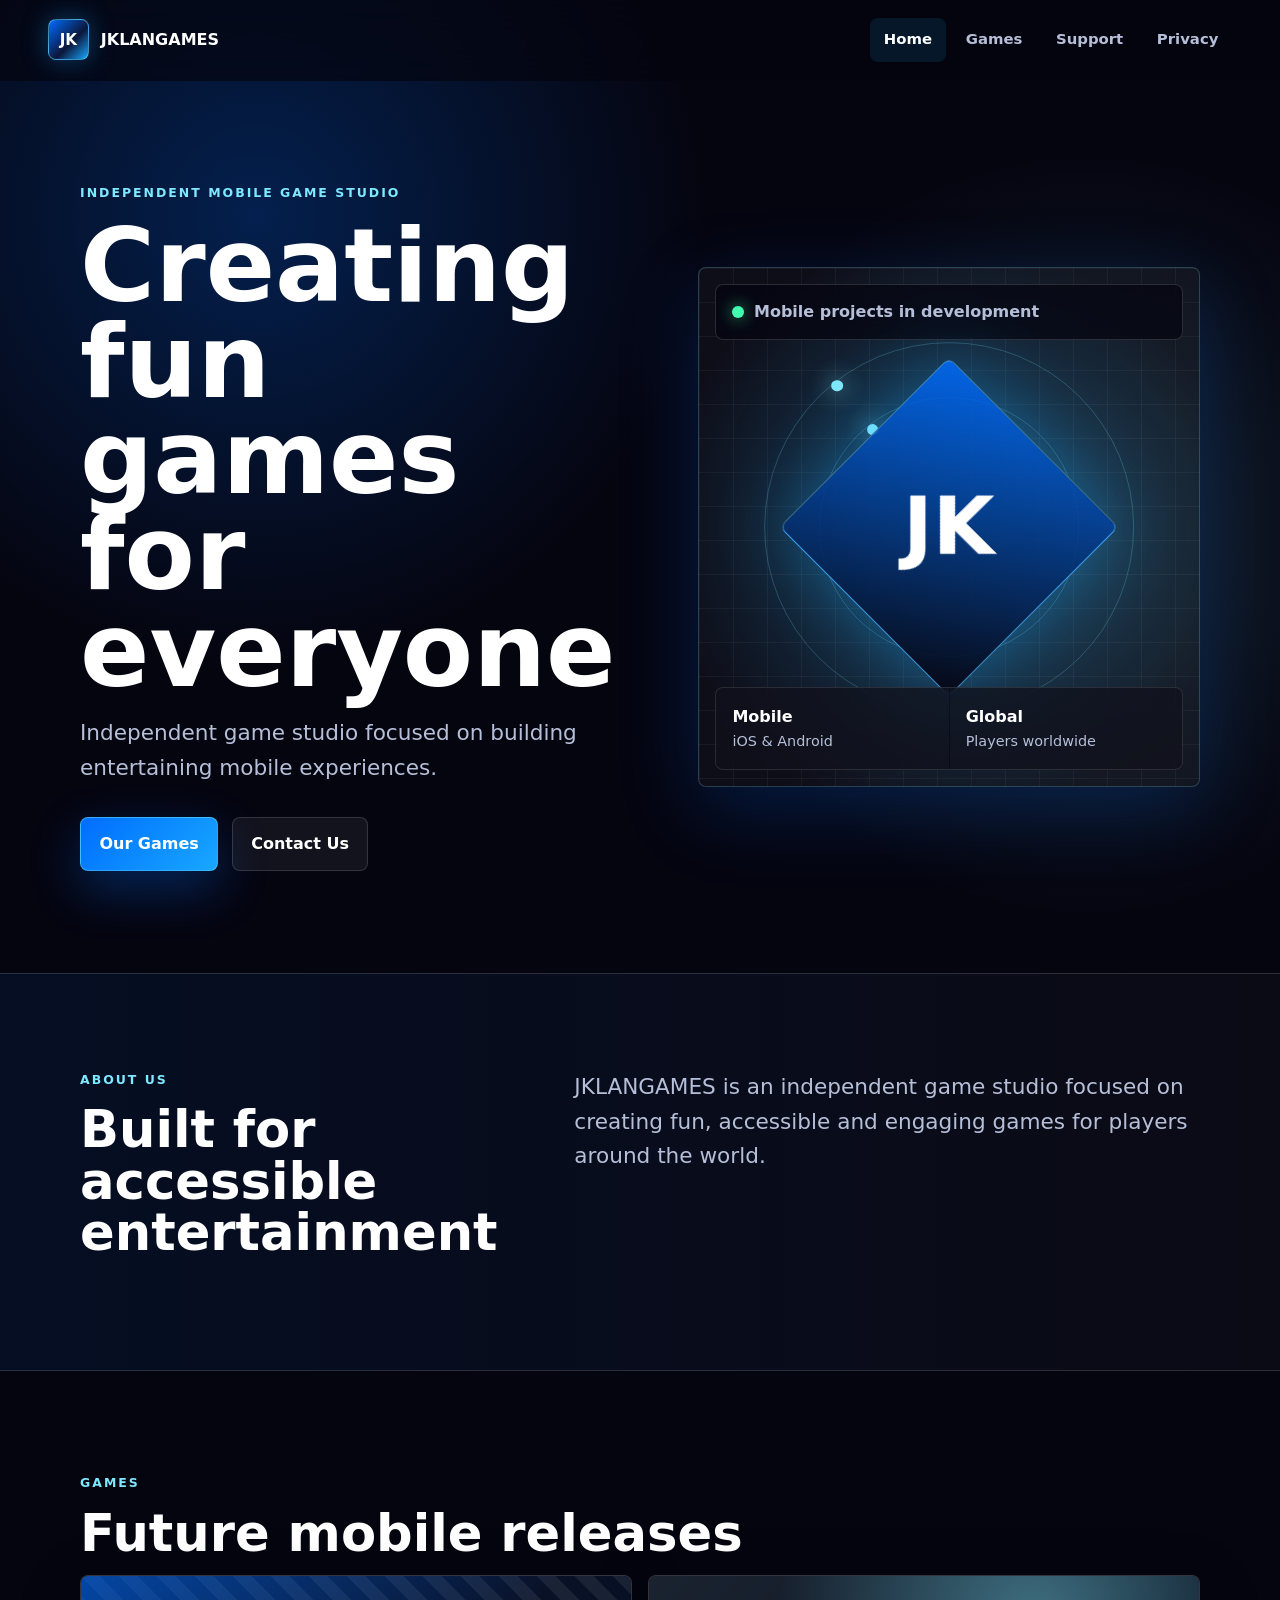
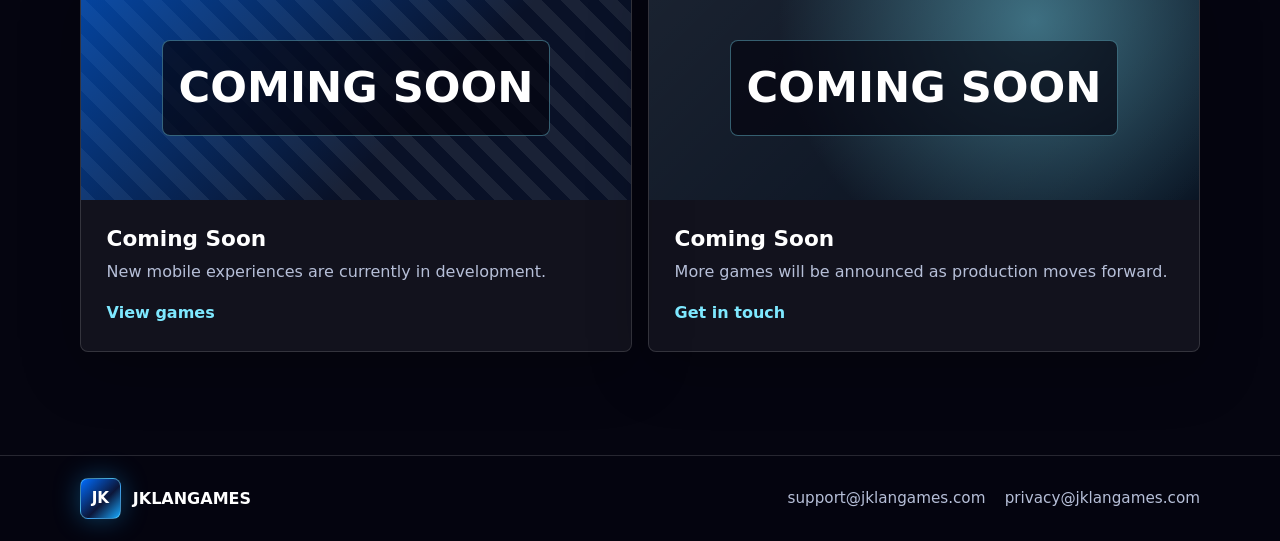
<file: index.html>
<!DOCTYPE html>
<html lang="es">
  <head>
    <meta charset="UTF-8" />
    <meta name="viewport" content="width=device-width, initial-scale=1.0" />
    <title>JKLANGAMES - Juegos para entretener</title>
    <meta
      name="description"
      content="Estudio independiente de videojuegos móviles creando juegos divertidos."
    />
    <meta name="theme-color" content="#050510" />
    <meta property="og:title" content="JKLANGAMES - Estudio de videojuegos móviles" />
    <meta
      property="og:description"
      content="Estudio independiente de videojuegos móviles creando juegos divertidos."
    />
    <meta property="og:type" content="website" />
    <link rel="canonical" href="./" />
    <link rel="stylesheet" href="assets/styles.css" />
    <script src="assets/main.js" defer></script>
  </head>
  <body data-page="home">
    <header class="site-header" data-header>
      <a class="brand" href="./" aria-label="Inicio de JKLANGAMES">
        <span class="brand-mark">JK</span>
        <span class="brand-name">JKLANGAMES</span>
      </a>
      <button class="nav-toggle" type="button" aria-label="Abrir menú" data-nav-toggle>
        <span></span>
        <span></span>
      </button>
      <nav class="site-nav" data-site-nav>
        <a href="./" aria-current="page" data-i18n="nav.home">Inicio</a>
        <a href="games/" data-i18n="nav.games">Juegos</a>
        <a href="support/" data-i18n="nav.support">Soporte</a>
        <a href="privacy/" data-i18n="nav.privacy">Privacidad</a>
      </nav>
    </header>

    <main>
      <section class="hero section-shell">
        <div class="hero-content reveal">
          <p class="eyebrow" data-i18n="home.eyebrow">Estudio independiente de juegos móviles</p>
          <h1 data-i18n="home.heroTitle">Creating fun games for everyone</h1>
          <p class="hero-copy" data-i18n="home.heroCopy">
            Estudio independiente centrado en crear experiencias móviles entretenidas.
          </p>
          <div class="hero-actions">
            <a class="button button-primary" href="games/" data-i18n="home.ourGames">Nuestros juegos</a>
            <a class="button button-secondary" href="support/" data-i18n="home.contactUs">Contactar</a>
          </div>
        </div>
        <div class="hero-panel reveal" aria-label="Señal visual del estudio JKLANGAMES">
          <div class="orbital orbital-one"></div>
          <div class="orbital orbital-two"></div>
          <div class="status-card">
            <span class="status-dot"></span>
            <span data-i18n="home.status">Proyectos móviles en desarrollo</span>
          </div>
          <div class="studio-emblem">
            <span>JK</span>
          </div>
          <div class="metric-grid">
            <div>
              <strong data-i18n="home.metricMobile">Móvil</strong>
              <span>iOS & Android</span>
            </div>
            <div>
              <strong data-i18n="home.metricGlobal">Global</strong>
              <span data-i18n="home.metricPlayers">Jugadores de todo el mundo</span>
            </div>
          </div>
        </div>
      </section>

      <section class="content-band" id="about">
        <div class="section-shell two-column">
          <div class="section-heading reveal">
            <p class="eyebrow" data-i18n="home.aboutEyebrow">Sobre nosotros</p>
            <h2 data-i18n="home.aboutTitle">Entretenimiento accesible y bien construido</h2>
          </div>
          <p class="large-text reveal" data-i18n="home.aboutText">
            JKLANGAMES es un estudio independiente de videojuegos centrado en crear juegos divertidos,
            accesibles y atractivos para jugadores de todo el mundo.
          </p>
        </div>
      </section>

      <section class="section-shell section-stack" id="games">
        <div class="section-heading reveal">
          <p class="eyebrow" data-i18n="nav.games">Juegos</p>
          <h2 data-i18n="home.gamesTitle">Próximos lanzamientos móviles</h2>
        </div>
        <div class="game-grid">
          <article class="game-card reveal">
            <div class="game-art">
              <span data-i18n="common.comingSoon">Próximamente</span>
            </div>
            <div class="game-card-body">
              <h3 data-i18n="common.comingSoon">Próximamente</h3>
              <p data-i18n="games.cardCopy">Nuevas experiencias móviles están actualmente en desarrollo.</p>
              <a class="text-link" href="games/" data-i18n="home.viewRoadmap">Ver juegos</a>
            </div>
          </article>
          <article class="game-card reveal">
            <div class="game-art game-art-alt">
              <span data-i18n="common.comingSoon">Próximamente</span>
            </div>
            <div class="game-card-body">
              <h3 data-i18n="common.comingSoon">Próximamente</h3>
              <p data-i18n="home.moreGames">Se anunciarán más juegos a medida que avance la producción.</p>
              <a class="text-link" href="support/" data-i18n="home.getInTouch">Contactar</a>
            </div>
          </article>
        </div>
      </section>
    </main>

    <footer class="site-footer">
      <div class="footer-inner">
        <a class="brand" href="./" aria-label="Inicio de JKLANGAMES">
          <span class="brand-mark">JK</span>
          <span class="brand-name">JKLANGAMES</span>
        </a>
        <div class="footer-links">
          <a href="mailto:support@jklangames.com">support@jklangames.com</a>
          <a href="mailto:privacy@jklangames.com">privacy@jklangames.com</a>
        </div>
      </div>
    </footer>
  </body>
</html>
</file>
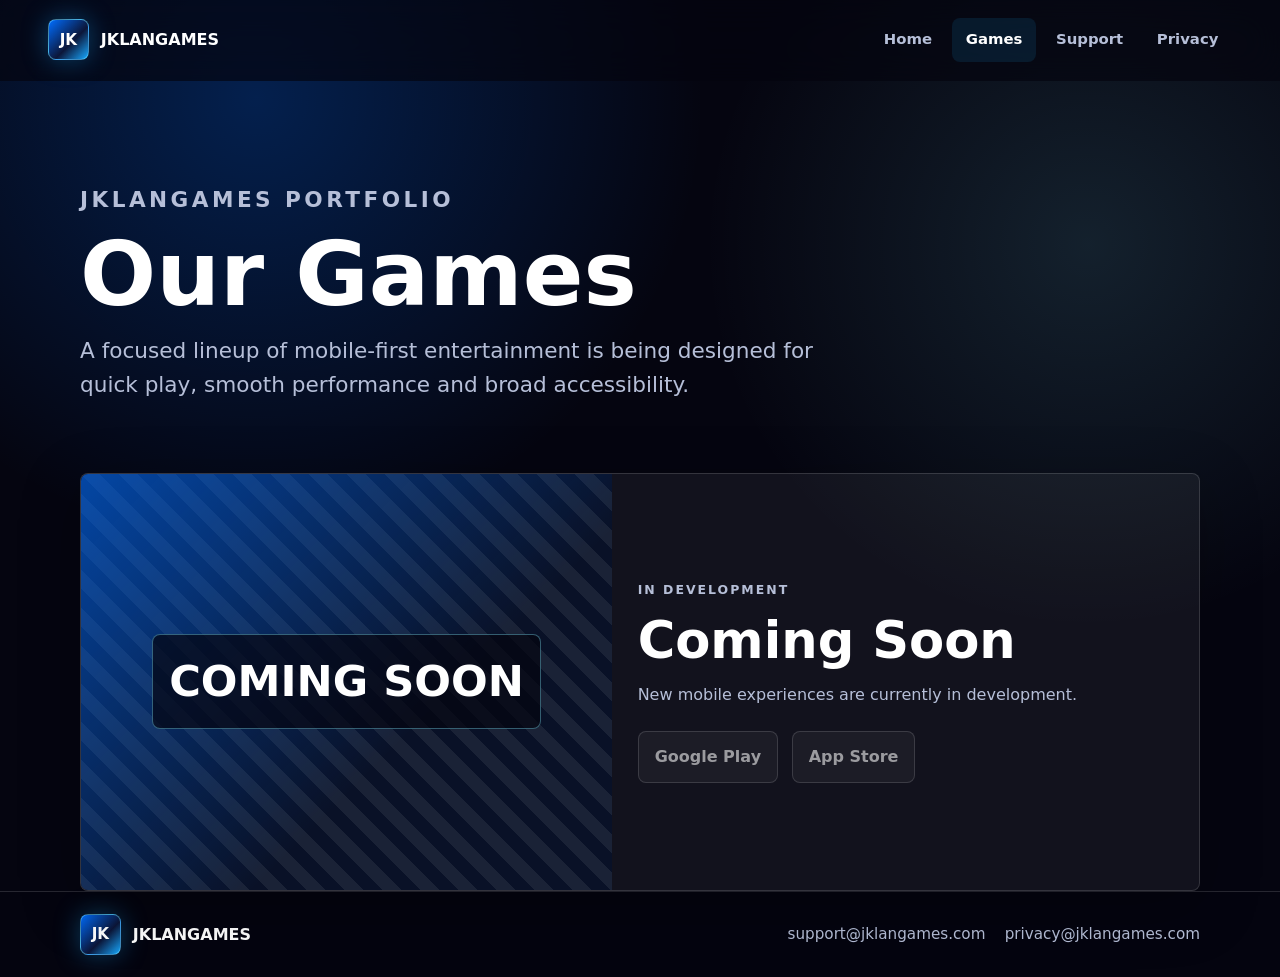
<file: games/index.html>
<!DOCTYPE html>
<html lang="es">
  <head>
    <meta charset="UTF-8" />
    <meta name="viewport" content="width=device-width, initial-scale=1.0" />
    <title>JKLANGAMES - Estudio de videojuegos móviles</title>
    <meta
      name="description"
      content="Estudio independiente de videojuegos móviles creando juegos divertidos."
    />
    <meta name="theme-color" content="#050510" />
    <link rel="canonical" href="./" />
    <link rel="stylesheet" href="../assets/styles.css" />
    <script src="../assets/main.js" defer></script>
  </head>
  <body data-page="games">
    <header class="site-header" data-header>
      <a class="brand" href="../" aria-label="Inicio de JKLANGAMES">
        <span class="brand-mark">JK</span>
        <span class="brand-name">JKLANGAMES</span>
      </a>
      <button class="nav-toggle" type="button" aria-label="Abrir menú" data-nav-toggle>
        <span></span>
        <span></span>
      </button>
      <nav class="site-nav" data-site-nav>
        <a href="../" data-i18n="nav.home">Inicio</a>
        <a href="./" aria-current="page" data-i18n="nav.games">Juegos</a>
        <a href="../support/" data-i18n="nav.support">Soporte</a>
        <a href="../privacy/" data-i18n="nav.privacy">Privacidad</a>
      </nav>
    </header>

    <main class="page-main">
      <section class="section-shell page-hero reveal">
        <p class="eyebrow" data-i18n="games.eyebrow">Portfolio de JKLANGAMES</p>
        <h1 data-i18n="games.title">Nuestros juegos</h1>
        <p data-i18n="games.intro">
          Una línea de experiencias móviles diseñada para partidas rápidas, buen rendimiento
          y accesibilidad para una audiencia amplia.
        </p>
      </section>

      <section class="section-shell">
        <article class="release-card reveal">
          <div class="release-visual">
            <span data-i18n="common.comingSoon">Próximamente</span>
          </div>
          <div class="release-content">
            <p class="eyebrow" data-i18n="games.inDevelopment">En desarrollo</p>
            <h2 data-i18n="common.comingSoon">Próximamente</h2>
            <p data-i18n="games.cardCopy">Nuevas experiencias móviles están actualmente en desarrollo.</p>
            <div class="store-buttons" aria-label="Enlaces de tiendas próximamente">
              <span class="store-button store-button-disabled">Google Play</span>
              <span class="store-button store-button-disabled">App Store</span>
            </div>
          </div>
        </article>
      </section>
    </main>

    <footer class="site-footer">
      <div class="footer-inner">
        <a class="brand" href="../" aria-label="Inicio de JKLANGAMES">
          <span class="brand-mark">JK</span>
          <span class="brand-name">JKLANGAMES</span>
        </a>
        <div class="footer-links">
          <a href="mailto:support@jklangames.com">support@jklangames.com</a>
          <a href="mailto:privacy@jklangames.com">privacy@jklangames.com</a>
        </div>
      </div>
    </footer>
  </body>
</html>
</file>
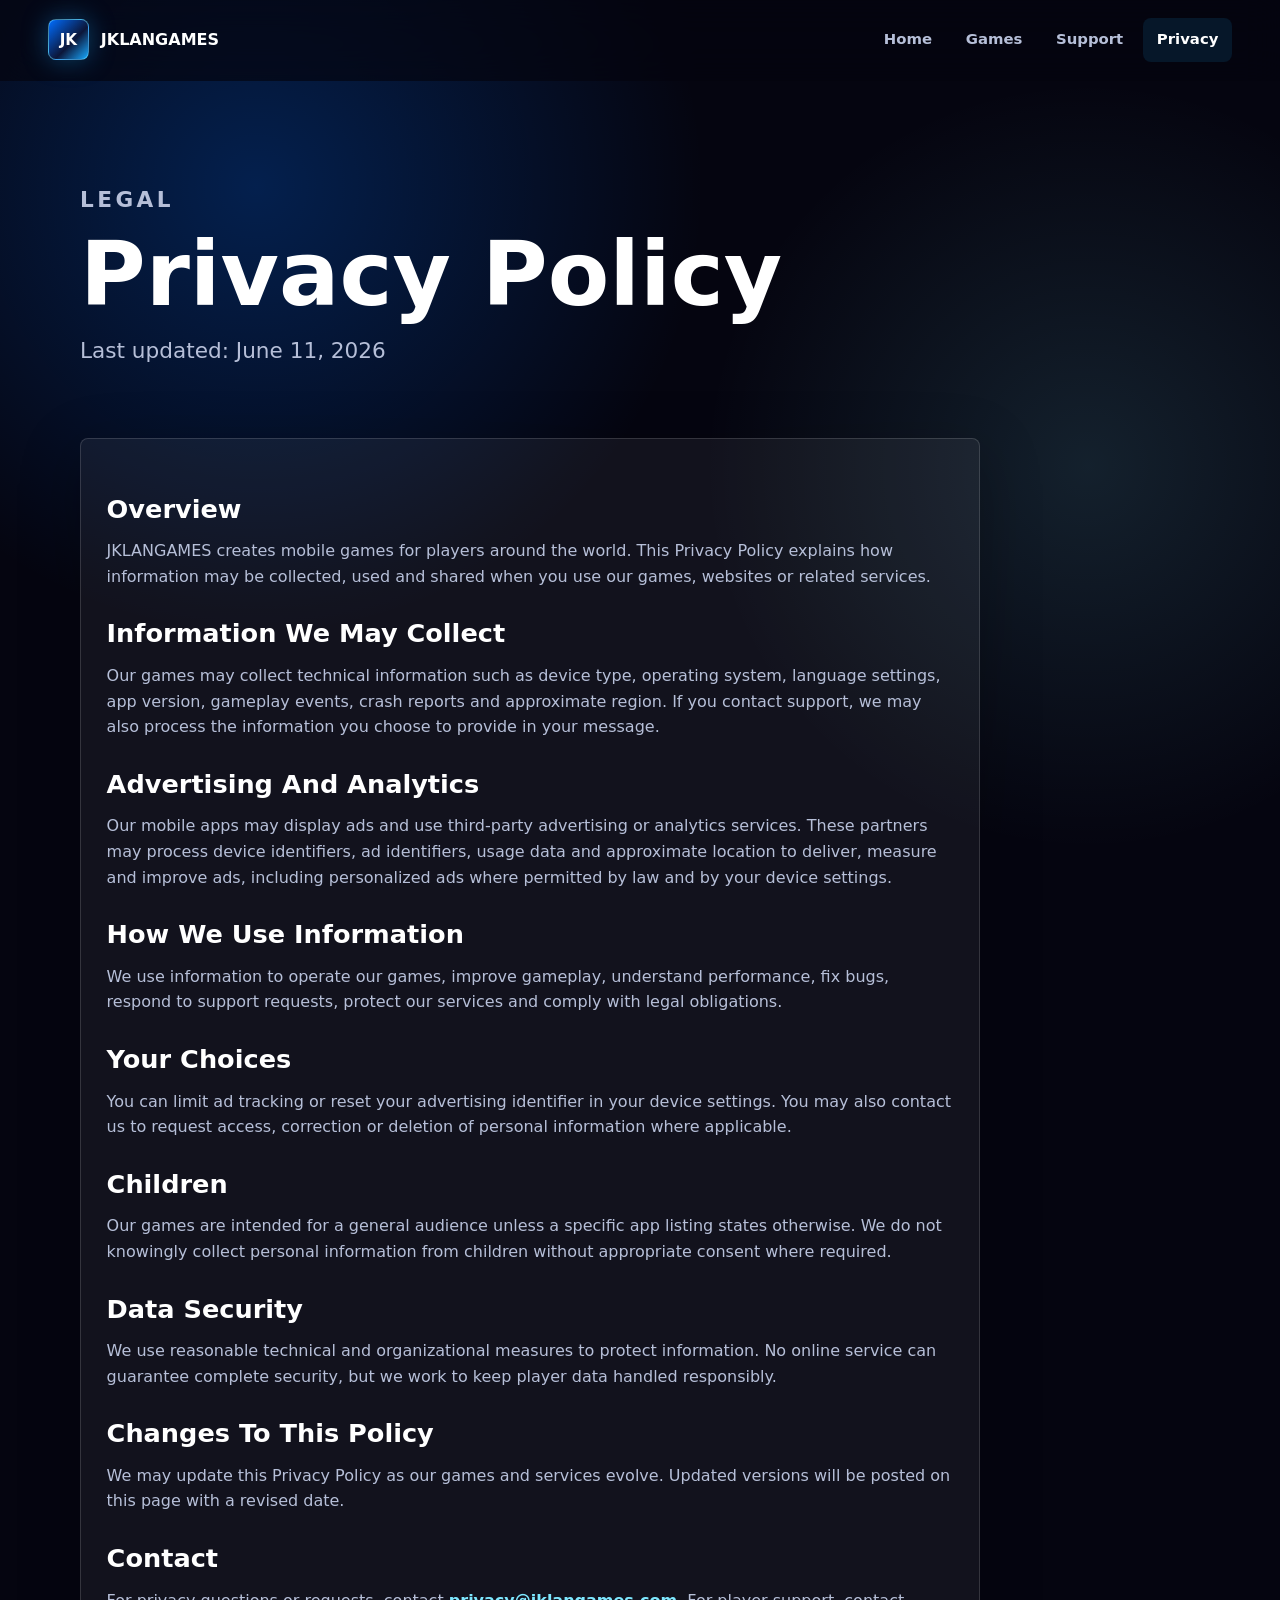
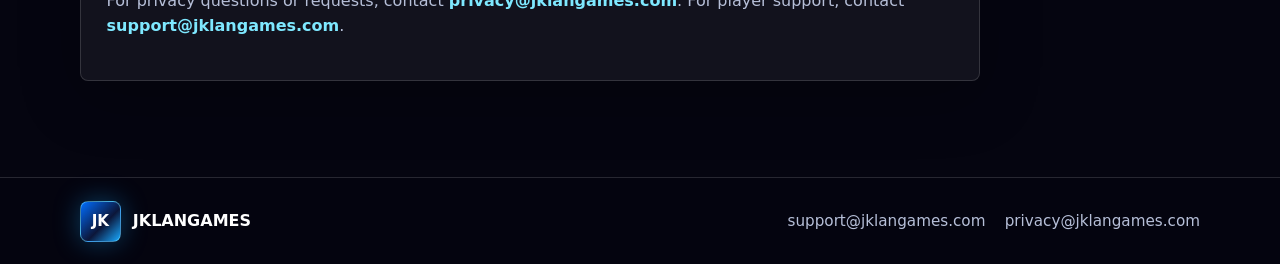
<file: privacy/index.html>
<!DOCTYPE html>
<html lang="es">
  <head>
    <meta charset="UTF-8" />
    <meta name="viewport" content="width=device-width, initial-scale=1.0" />
    <title>JKLANGAMES - Estudio de videojuegos móviles</title>
    <meta
      name="description"
      content="Estudio independiente de videojuegos móviles creando juegos divertidos."
    />
    <meta name="theme-color" content="#050510" />
    <link rel="canonical" href="./" />
    <link rel="stylesheet" href="../assets/styles.css" />
    <script src="../assets/main.js" defer></script>
  </head>
  <body data-page="privacy">
    <header class="site-header" data-header>
      <a class="brand" href="../" aria-label="Inicio de JKLANGAMES">
        <span class="brand-mark">JK</span>
        <span class="brand-name">JKLANGAMES</span>
      </a>
      <button class="nav-toggle" type="button" aria-label="Abrir menú" data-nav-toggle>
        <span></span>
        <span></span>
      </button>
      <nav class="site-nav" data-site-nav>
        <a href="../" data-i18n="nav.home">Inicio</a>
        <a href="../games/" data-i18n="nav.games">Juegos</a>
        <a href="../support/" data-i18n="nav.support">Soporte</a>
        <a href="./" aria-current="page" data-i18n="nav.privacy">Privacidad</a>
      </nav>
    </header>

    <main class="page-main">
      <section class="section-shell page-hero legal-hero reveal">
        <p class="eyebrow" data-i18n="privacy.eyebrow">Legal</p>
        <h1 data-i18n="privacy.title">Política de privacidad</h1>
        <p data-i18n="privacy.updated">Última actualización: 11 de junio de 2026</p>
      </section>

      <section class="section-shell legal-layout">
        <article class="legal-content reveal">
          <h2 data-i18n="privacy.overviewTitle">Resumen</h2>
          <p data-i18n="privacy.overviewCopy">
            JKLANGAMES crea juegos móviles para jugadores de todo el mundo. Esta Política de privacidad
            explica cómo se puede recopilar, usar y compartir información cuando usas nuestros juegos,
            sitios web o servicios relacionados.
          </p>

          <h2 data-i18n="privacy.collectTitle">Información que podemos recopilar</h2>
          <p data-i18n="privacy.collectCopy">
            Nuestros juegos pueden recopilar información técnica como tipo de dispositivo, sistema operativo,
            idioma, versión de la app, eventos de juego, informes de fallos y región aproximada. Si contactas
            con soporte, también podemos tratar la información que decidas incluir en tu mensaje.
          </p>

          <h2 data-i18n="privacy.adsTitle">Publicidad y analítica</h2>
          <p data-i18n="privacy.adsCopy">
            Nuestras apps móviles pueden mostrar anuncios y utilizar servicios de publicidad o analítica de
            terceros. Estos socios pueden tratar identificadores del dispositivo, identificadores publicitarios,
            datos de uso y ubicación aproximada para entregar, medir y mejorar anuncios, incluidos anuncios
            personalizados cuando la ley y la configuración de tu dispositivo lo permitan.
          </p>

          <h2 data-i18n="privacy.useTitle">Cómo usamos la información</h2>
          <p data-i18n="privacy.useCopy">
            Usamos la información para operar nuestros juegos, mejorar la experiencia, entender el rendimiento,
            corregir errores, responder solicitudes de soporte, proteger nuestros servicios y cumplir obligaciones
            legales.
          </p>

          <h2 data-i18n="privacy.choicesTitle">Tus opciones</h2>
          <p data-i18n="privacy.choicesCopy">
            Puedes limitar el seguimiento publicitario o restablecer tu identificador de publicidad en los ajustes
            de tu dispositivo. También puedes contactarnos para solicitar acceso, corrección o eliminación de
            información personal cuando corresponda.
          </p>

          <h2 data-i18n="privacy.childrenTitle">Menores</h2>
          <p data-i18n="privacy.childrenCopy">
            Nuestros juegos están dirigidos a una audiencia general salvo que la ficha de una app indique lo
            contrario. No recopilamos conscientemente información personal de menores sin el consentimiento
            adecuado cuando sea necesario.
          </p>

          <h2 data-i18n="privacy.securityTitle">Seguridad de los datos</h2>
          <p data-i18n="privacy.securityCopy">
            Utilizamos medidas técnicas y organizativas razonables para proteger la información. Ningún servicio
            online puede garantizar seguridad completa, pero trabajamos para tratar los datos de los jugadores de
            forma responsable.
          </p>

          <h2 data-i18n="privacy.changesTitle">Cambios en esta política</h2>
          <p data-i18n="privacy.changesCopy">
            Podemos actualizar esta Política de privacidad a medida que evolucionen nuestros juegos y servicios.
            Las versiones actualizadas se publicarán en esta página con una fecha revisada.
          </p>

          <h2 data-i18n="privacy.contactTitle">Contacto</h2>
          <p>
            <span data-i18n="privacy.contactCopyA">Para preguntas o solicitudes de privacidad, contacta con</span>
            <a href="mailto:privacy@jklangames.com">privacy@jklangames.com</a>.
            <span data-i18n="privacy.contactCopyB">Para soporte a jugadores, contacta con</span>
            <a href="mailto:support@jklangames.com">support@jklangames.com</a>.
          </p>
        </article>
      </section>
    </main>

    <footer class="site-footer">
      <div class="footer-inner">
        <a class="brand" href="../" aria-label="Inicio de JKLANGAMES">
          <span class="brand-mark">JK</span>
          <span class="brand-name">JKLANGAMES</span>
        </a>
        <div class="footer-links">
          <a href="mailto:support@jklangames.com">support@jklangames.com</a>
          <a href="mailto:privacy@jklangames.com">privacy@jklangames.com</a>
        </div>
      </div>
    </footer>
  </body>
</html>
</file>
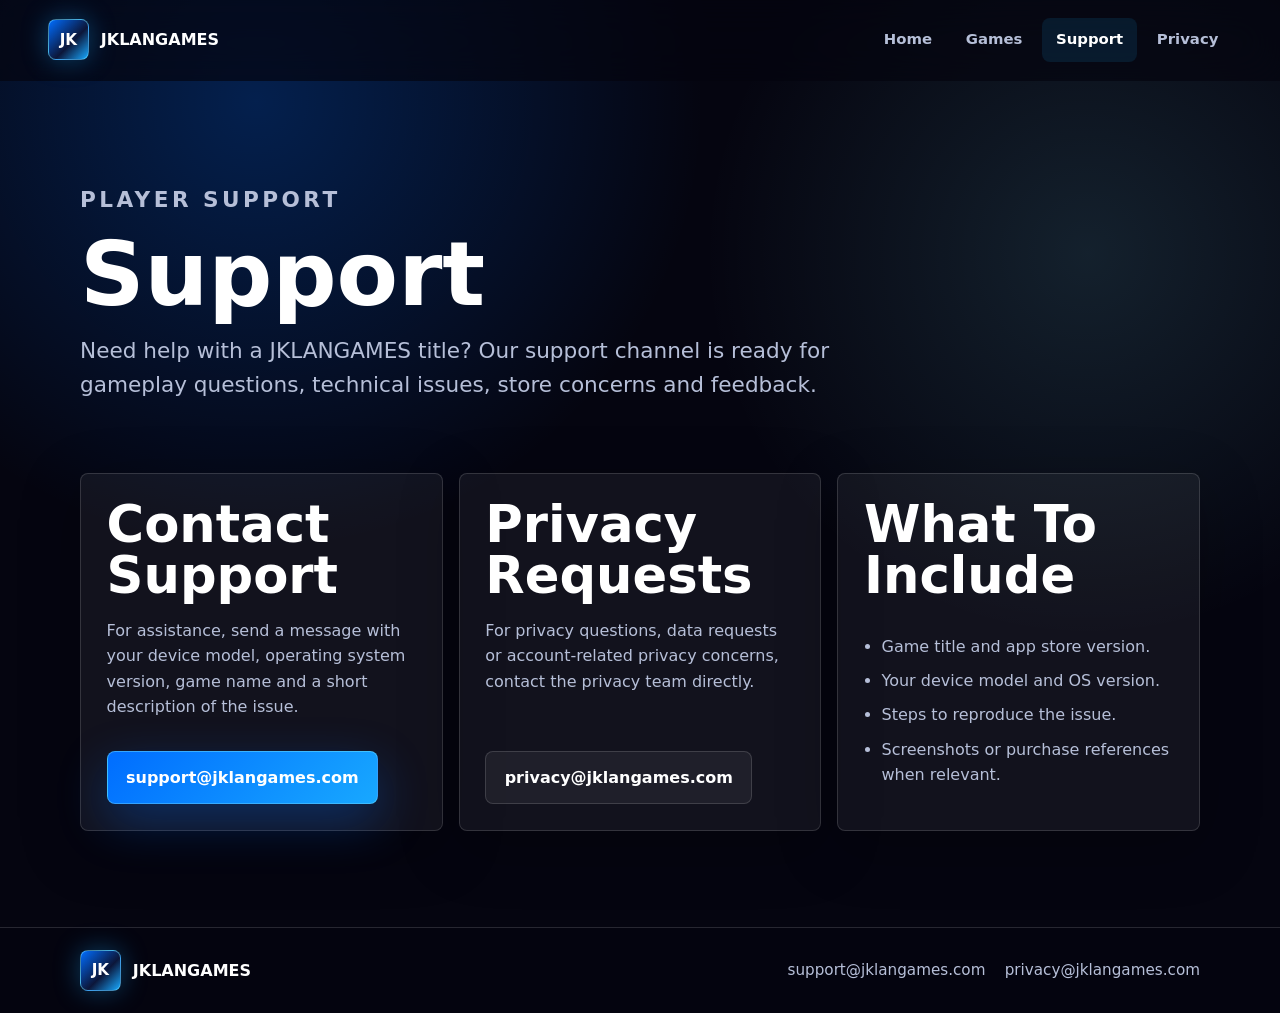
<file: support/index.html>
<!DOCTYPE html>
<html lang="es">
  <head>
    <meta charset="UTF-8" />
    <meta name="viewport" content="width=device-width, initial-scale=1.0" />
    <title>JKLANGAMES - Estudio de videojuegos móviles</title>
    <meta
      name="description"
      content="Estudio independiente de videojuegos móviles creando juegos divertidos."
    />
    <meta name="theme-color" content="#050510" />
    <link rel="canonical" href="./" />
    <link rel="stylesheet" href="../assets/styles.css" />
    <script src="../assets/main.js" defer></script>
  </head>
  <body data-page="support">
    <header class="site-header" data-header>
      <a class="brand" href="../" aria-label="Inicio de JKLANGAMES">
        <span class="brand-mark">JK</span>
        <span class="brand-name">JKLANGAMES</span>
      </a>
      <button class="nav-toggle" type="button" aria-label="Abrir menú" data-nav-toggle>
        <span></span>
        <span></span>
      </button>
      <nav class="site-nav" data-site-nav>
        <a href="../" data-i18n="nav.home">Inicio</a>
        <a href="../games/" data-i18n="nav.games">Juegos</a>
        <a href="./" aria-current="page" data-i18n="nav.support">Soporte</a>
        <a href="../privacy/" data-i18n="nav.privacy">Privacidad</a>
      </nav>
    </header>

    <main class="page-main">
      <section class="section-shell page-hero reveal">
        <p class="eyebrow" data-i18n="support.eyebrow">Soporte para jugadores</p>
        <h1 data-i18n="support.title">Soporte</h1>
        <p data-i18n="support.intro">
          ¿Necesitas ayuda con un juego de JKLANGAMES? Nuestro canal de soporte está preparado
          para preguntas de juego, problemas técnicos, consultas de tienda y feedback.
        </p>
      </section>

      <section class="section-shell support-grid">
        <article class="info-card reveal">
          <h2 data-i18n="support.contactTitle">Contactar con soporte</h2>
          <p data-i18n="support.contactCopy">
            Para recibir ayuda, envíanos tu modelo de dispositivo, versión del sistema operativo,
            nombre del juego y una breve descripción del problema.
          </p>
          <a class="button button-primary" href="mailto:support@jklangames.com">
            support@jklangames.com
          </a>
        </article>
        <article class="info-card reveal">
          <h2 data-i18n="support.privacyTitle">Solicitudes de privacidad</h2>
          <p data-i18n="support.privacyCopy">
            Para preguntas de privacidad, solicitudes de datos o dudas relacionadas con privacidad,
            contacta directamente con nuestro equipo.
          </p>
          <a class="button button-secondary" href="mailto:privacy@jklangames.com">
            privacy@jklangames.com
          </a>
        </article>
        <article class="info-card reveal">
          <h2 data-i18n="support.includeTitle">Qué incluir</h2>
          <ul class="clean-list">
            <li data-i18n="support.includeGame">Título del juego y versión de la app.</li>
            <li data-i18n="support.includeDevice">Modelo de dispositivo y versión del sistema.</li>
            <li data-i18n="support.includeSteps">Pasos para reproducir el problema.</li>
            <li data-i18n="support.includeScreens">Capturas o referencias de compra si aplica.</li>
          </ul>
        </article>
      </section>
    </main>

    <footer class="site-footer">
      <div class="footer-inner">
        <a class="brand" href="../" aria-label="Inicio de JKLANGAMES">
          <span class="brand-mark">JK</span>
          <span class="brand-name">JKLANGAMES</span>
        </a>
        <div class="footer-links">
          <a href="mailto:support@jklangames.com">support@jklangames.com</a>
          <a href="mailto:privacy@jklangames.com">privacy@jklangames.com</a>
        </div>
      </div>
    </footer>
  </body>
</html>
</file>
<file: assets/styles.css>
:root {
  --bg: #050510;
  --bg-soft: #0a0d1f;
  --panel: rgba(255, 255, 255, 0.055);
  --panel-strong: rgba(255, 255, 255, 0.09);
  --line: rgba(255, 255, 255, 0.14);
  --text: #ffffff;
  --muted: #b6bfd8;
  --blue: #18a8ff;
  --blue-strong: #006dff;
  --cyan: #7ee8ff;
  --shadow: 0 22px 80px rgba(0, 109, 255, 0.22);
  color-scheme: dark;
}

* {
  box-sizing: border-box;
}

html {
  scroll-behavior: smooth;
}

body {
  margin: 0;
  min-height: 100vh;
  background:
    radial-gradient(circle at 20% 10%, rgba(0, 109, 255, 0.26), transparent 28rem),
    radial-gradient(circle at 85% 25%, rgba(126, 232, 255, 0.12), transparent 24rem),
    var(--bg);
  color: var(--text);
  font-family:
    Inter, ui-sans-serif, system-ui, -apple-system, BlinkMacSystemFont, "Segoe UI",
    sans-serif;
  line-height: 1.6;
}

body.nav-open {
  overflow: hidden;
}

a {
  color: inherit;
  text-decoration: none;
}

img,
svg {
  max-width: 100%;
}

.site-header {
  position: sticky;
  top: 0;
  z-index: 20;
  display: flex;
  align-items: center;
  justify-content: space-between;
  gap: 1.5rem;
  padding: 1.1rem clamp(1rem, 4vw, 3rem);
  border-bottom: 1px solid transparent;
  background: rgba(5, 5, 16, 0.68);
  backdrop-filter: blur(18px);
  transition: border-color 180ms ease, background 180ms ease;
}

.site-header.is-scrolled {
  border-color: var(--line);
  background: rgba(5, 5, 16, 0.9);
}

.brand {
  display: inline-flex;
  align-items: center;
  gap: 0.75rem;
  min-width: max-content;
  font-weight: 800;
  letter-spacing: 0;
}

.brand-mark {
  display: grid;
  width: 2.55rem;
  height: 2.55rem;
  place-items: center;
  border: 1px solid rgba(126, 232, 255, 0.48);
  border-radius: 8px;
  background: linear-gradient(135deg, var(--blue-strong), #0c1639 58%, var(--blue));
  box-shadow: 0 0 26px rgba(24, 168, 255, 0.35);
  font-size: 0.95rem;
}

.brand-name {
  font-size: 1rem;
}

.site-nav {
  display: flex;
  align-items: center;
  gap: 0.4rem;
}

.site-nav a {
  border-radius: 8px;
  color: var(--muted);
  font-size: 0.93rem;
  font-weight: 700;
  padding: 0.65rem 0.85rem;
  transition: background 180ms ease, color 180ms ease;
}

.site-nav a:hover,
.site-nav a[aria-current="page"] {
  background: rgba(24, 168, 255, 0.11);
  color: var(--text);
}

.nav-toggle {
  display: none;
  width: 2.75rem;
  height: 2.75rem;
  border: 1px solid var(--line);
  border-radius: 8px;
  background: var(--panel);
  color: var(--text);
}

.nav-toggle span {
  display: block;
  width: 1.15rem;
  height: 2px;
  margin: 0.28rem auto;
  border-radius: 99px;
  background: currentColor;
}

.section-shell {
  width: min(1120px, calc(100% - 2rem));
  margin: 0 auto;
}

.hero {
  display: grid;
  grid-template-columns: minmax(0, 1.05fr) minmax(320px, 0.95fr);
  gap: clamp(2rem, 5vw, 5rem);
  align-items: center;
  min-height: calc(100vh - 5rem);
  padding: clamp(4rem, 8vw, 7rem) 0;
}

.eyebrow {
  margin: 0 0 0.9rem;
  color: var(--cyan);
  font-size: 0.78rem;
  font-weight: 800;
  letter-spacing: 0.16em;
  text-transform: uppercase;
}

h1,
h2,
h3,
p {
  margin-top: 0;
}

h1 {
  max-width: 760px;
  margin-bottom: 1.1rem;
  font-size: clamp(3.2rem, 8vw, 6.8rem);
  line-height: 0.94;
  letter-spacing: 0;
}

h2 {
  margin-bottom: 1rem;
  font-size: clamp(2rem, 4vw, 3.4rem);
  line-height: 1;
  letter-spacing: 0;
}

h3 {
  margin-bottom: 0.45rem;
  font-size: 1.35rem;
  line-height: 1.2;
}

.hero-copy,
.page-hero p,
.large-text {
  color: var(--muted);
  font-size: clamp(1.08rem, 2vw, 1.35rem);
}

.hero-copy {
  max-width: 610px;
  margin-bottom: 2rem;
}

.hero-actions,
.store-buttons {
  display: flex;
  flex-wrap: wrap;
  gap: 0.85rem;
}

.button {
  display: inline-flex;
  align-items: center;
  justify-content: center;
  min-height: 3rem;
  border-radius: 8px;
  font-weight: 800;
  padding: 0.8rem 1.15rem;
  transition: transform 180ms ease, border-color 180ms ease, background 180ms ease;
}

.button:hover {
  transform: translateY(-2px);
}

.button-primary {
  border: 1px solid rgba(126, 232, 255, 0.4);
  background: linear-gradient(135deg, var(--blue-strong), var(--blue));
  box-shadow: 0 18px 50px rgba(0, 109, 255, 0.32);
  color: #fff;
}

.button-secondary {
  border: 1px solid var(--line);
  background: rgba(255, 255, 255, 0.06);
  color: #fff;
}

.button-secondary:hover {
  border-color: rgba(126, 232, 255, 0.48);
  background: rgba(24, 168, 255, 0.1);
}

.hero-panel {
  position: relative;
  min-height: 520px;
  overflow: hidden;
  border: 1px solid rgba(126, 232, 255, 0.22);
  border-radius: 8px;
  background:
    linear-gradient(rgba(255, 255, 255, 0.045) 1px, transparent 1px),
    linear-gradient(90deg, rgba(255, 255, 255, 0.045) 1px, transparent 1px),
    radial-gradient(circle at center, rgba(24, 168, 255, 0.28), transparent 18rem),
    rgba(255, 255, 255, 0.04);
  background-size: 34px 34px, 34px 34px, auto, auto;
  box-shadow: var(--shadow);
}

.studio-emblem {
  position: absolute;
  inset: 50% auto auto 50%;
  display: grid;
  width: clamp(10rem, 32vw, 15rem);
  aspect-ratio: 1;
  place-items: center;
  border: 1px solid rgba(126, 232, 255, 0.42);
  border-radius: 8px;
  background: linear-gradient(145deg, rgba(0, 109, 255, 0.86), rgba(5, 5, 16, 0.92));
  box-shadow: 0 0 70px rgba(24, 168, 255, 0.38);
  transform: translate(-50%, -50%) rotate(45deg);
}

.studio-emblem span {
  display: block;
  font-size: clamp(3rem, 8vw, 5rem);
  font-weight: 900;
  transform: rotate(-45deg);
}

.orbital {
  position: absolute;
  inset: 50% auto auto 50%;
  border: 1px solid rgba(126, 232, 255, 0.22);
  border-radius: 999px;
  transform: translate(-50%, -50%);
  animation: rotate 16s linear infinite;
}

.orbital-one {
  width: 74%;
  aspect-ratio: 1;
}

.orbital-two {
  width: 52%;
  aspect-ratio: 1;
  animation-duration: 10s;
  animation-direction: reverse;
}

.orbital::after {
  position: absolute;
  top: 10%;
  left: 18%;
  width: 0.7rem;
  height: 0.7rem;
  border-radius: 50%;
  background: var(--cyan);
  box-shadow: 0 0 22px var(--cyan);
  content: "";
}

.status-card,
.metric-grid {
  position: absolute;
  right: 1rem;
  left: 1rem;
  display: flex;
  border: 1px solid var(--line);
  border-radius: 8px;
  background: rgba(5, 5, 16, 0.72);
  backdrop-filter: blur(16px);
}

.status-card {
  top: 1rem;
  align-items: center;
  gap: 0.65rem;
  padding: 0.9rem 1rem;
  color: var(--muted);
  font-weight: 700;
}

.status-dot {
  width: 0.7rem;
  height: 0.7rem;
  border-radius: 99px;
  background: #42ffb0;
  box-shadow: 0 0 16px rgba(66, 255, 176, 0.7);
}

.metric-grid {
  bottom: 1rem;
  display: grid;
  grid-template-columns: 1fr 1fr;
  gap: 1px;
  overflow: hidden;
}

.metric-grid div {
  padding: 1rem;
  background: rgba(255, 255, 255, 0.035);
}

.metric-grid strong,
.metric-grid span {
  display: block;
}

.metric-grid span {
  color: var(--muted);
  font-size: 0.9rem;
}

.content-band {
  border-block: 1px solid var(--line);
  background: linear-gradient(90deg, rgba(0, 109, 255, 0.08), rgba(255, 255, 255, 0.025));
  padding: clamp(4rem, 8vw, 6rem) 0;
}

.two-column {
  display: grid;
  grid-template-columns: 0.8fr 1.2fr;
  gap: clamp(2rem, 6vw, 5rem);
}

.large-text {
  margin-bottom: 0;
}

.section-stack {
  padding: clamp(4rem, 8vw, 6.5rem) 0;
}

.game-grid,
.support-grid {
  display: grid;
  grid-template-columns: repeat(2, minmax(0, 1fr));
  gap: 1rem;
}

.game-card,
.info-card,
.release-card,
.legal-content {
  border: 1px solid var(--line);
  border-radius: 8px;
  background: var(--panel);
  box-shadow: 0 16px 60px rgba(0, 0, 0, 0.26);
}

.game-card {
  overflow: hidden;
}

.game-art,
.release-visual {
  display: grid;
  min-height: 14rem;
  place-items: center;
  background:
    linear-gradient(135deg, rgba(0, 109, 255, 0.58), transparent 62%),
    linear-gradient(45deg, rgba(255, 255, 255, 0.07) 25%, transparent 25% 50%, rgba(255, 255, 255, 0.07) 50% 75%, transparent 75%),
    #091127;
  background-size: auto, 38px 38px, auto;
}

.game-art-alt {
  background:
    radial-gradient(circle at 70% 20%, rgba(126, 232, 255, 0.42), transparent 16rem),
    linear-gradient(135deg, rgba(255, 255, 255, 0.08), transparent),
    #07101f;
}

.game-art span,
.release-visual span {
  border: 1px solid rgba(126, 232, 255, 0.38);
  border-radius: 8px;
  background: rgba(5, 5, 16, 0.7);
  color: #fff;
  font-size: clamp(1.4rem, 4vw, 2.7rem);
  font-weight: 900;
  padding: 0.75rem 1rem;
  text-transform: uppercase;
}

.game-card-body,
.release-content,
.info-card,
.legal-content {
  padding: clamp(1.15rem, 3vw, 1.6rem);
}

.game-card-body p,
.release-content p,
.info-card p,
.legal-content p,
.clean-list {
  color: var(--muted);
}

.text-link {
  color: var(--cyan);
  font-weight: 800;
}

.page-main {
  min-height: 70vh;
}

.page-hero {
  padding: clamp(4rem, 8vw, 7rem) 0 clamp(2rem, 4vw, 3rem);
}

.page-hero h1 {
  font-size: clamp(3rem, 7vw, 5.7rem);
}

.page-hero p {
  max-width: 760px;
}

.release-card {
  display: grid;
  grid-template-columns: 0.95fr 1.05fr;
  overflow: hidden;
}

.release-visual {
  min-height: 26rem;
}

.release-content {
  align-self: center;
}

.store-buttons {
  margin-top: 1.5rem;
}

.store-button {
  display: inline-flex;
  min-height: 3rem;
  align-items: center;
  justify-content: center;
  border: 1px solid var(--line);
  border-radius: 8px;
  padding: 0.75rem 1rem;
  font-weight: 800;
}

.store-button-disabled {
  color: rgba(255, 255, 255, 0.56);
  background: rgba(255, 255, 255, 0.045);
}

.support-grid {
  grid-template-columns: repeat(3, minmax(0, 1fr));
  padding-bottom: clamp(4rem, 8vw, 6rem);
}

.info-card {
  display: flex;
  flex-direction: column;
  align-items: flex-start;
}

.info-card .button {
  margin-top: auto;
  max-width: 100%;
  overflow-wrap: anywhere;
}

.clean-list {
  padding-left: 1.1rem;
}

.clean-list li + li {
  margin-top: 0.55rem;
}

.legal-layout {
  padding-bottom: clamp(4rem, 8vw, 6rem);
}

.legal-content {
  max-width: 900px;
}

.legal-content h2 {
  margin-top: 2rem;
  font-size: clamp(1.35rem, 2vw, 1.75rem);
}

.legal-content a {
  color: var(--cyan);
  font-weight: 800;
}

.site-footer {
  border-top: 1px solid var(--line);
  background: rgba(5, 5, 16, 0.92);
  padding: 1.4rem clamp(1rem, 4vw, 3rem);
}

.footer-inner {
  display: flex;
  align-items: center;
  justify-content: space-between;
  gap: 1.5rem;
  width: min(1120px, 100%);
  margin: 0 auto;
}

.footer-links {
  display: flex;
  flex-wrap: wrap;
  gap: 0.75rem 1.2rem;
  color: var(--muted);
  font-size: 0.95rem;
}

.footer-links a:hover {
  color: var(--cyan);
}

.reveal {
  opacity: 0;
  transform: translateY(18px);
  transition: opacity 700ms ease, transform 700ms ease;
}

.reveal.is-visible {
  opacity: 1;
  transform: translateY(0);
}

@keyframes rotate {
  to {
    transform: translate(-50%, -50%) rotate(360deg);
  }
}

@media (prefers-reduced-motion: reduce) {
  *,
  *::before,
  *::after {
    animation-duration: 1ms !important;
    scroll-behavior: auto !important;
    transition-duration: 1ms !important;
  }

  .reveal {
    opacity: 1;
    transform: none;
  }
}

@media (max-width: 820px) {
  .nav-toggle {
    display: block;
  }

  .site-nav {
    position: fixed;
    inset: 4.85rem 1rem auto;
    display: grid;
    gap: 0.35rem;
    border: 1px solid var(--line);
    border-radius: 8px;
    background: rgba(5, 5, 16, 0.96);
    padding: 0.65rem;
    box-shadow: var(--shadow);
    opacity: 0;
    pointer-events: none;
    transform: translateY(-0.7rem);
    transition: opacity 180ms ease, transform 180ms ease;
  }

  body.nav-open .site-nav {
    opacity: 1;
    pointer-events: auto;
    transform: translateY(0);
  }

  .site-nav a {
    padding: 0.9rem;
  }

  .hero,
  .two-column,
  .release-card,
  .support-grid {
    grid-template-columns: 1fr;
  }

  .hero {
    min-height: auto;
    padding-top: 3rem;
  }

  .hero-panel {
    min-height: 380px;
  }

  .game-grid {
    grid-template-columns: 1fr;
  }

  .release-visual {
    min-height: 18rem;
  }

  .footer-inner {
    align-items: flex-start;
    flex-direction: column;
  }
}

@media (max-width: 520px) {
  .site-header {
    padding-inline: 1rem;
  }

  .brand-name {
    font-size: 0.92rem;
  }

  h1 {
    font-size: clamp(2.7rem, 16vw, 4.2rem);
  }

  .hero-actions,
  .store-buttons {
    flex-direction: column;
  }

  .button,
  .store-button {
    width: 100%;
  }

  .metric-grid {
    grid-template-columns: 1fr;
  }

  .hero-panel {
    min-height: 340px;
  }
}
</file>
